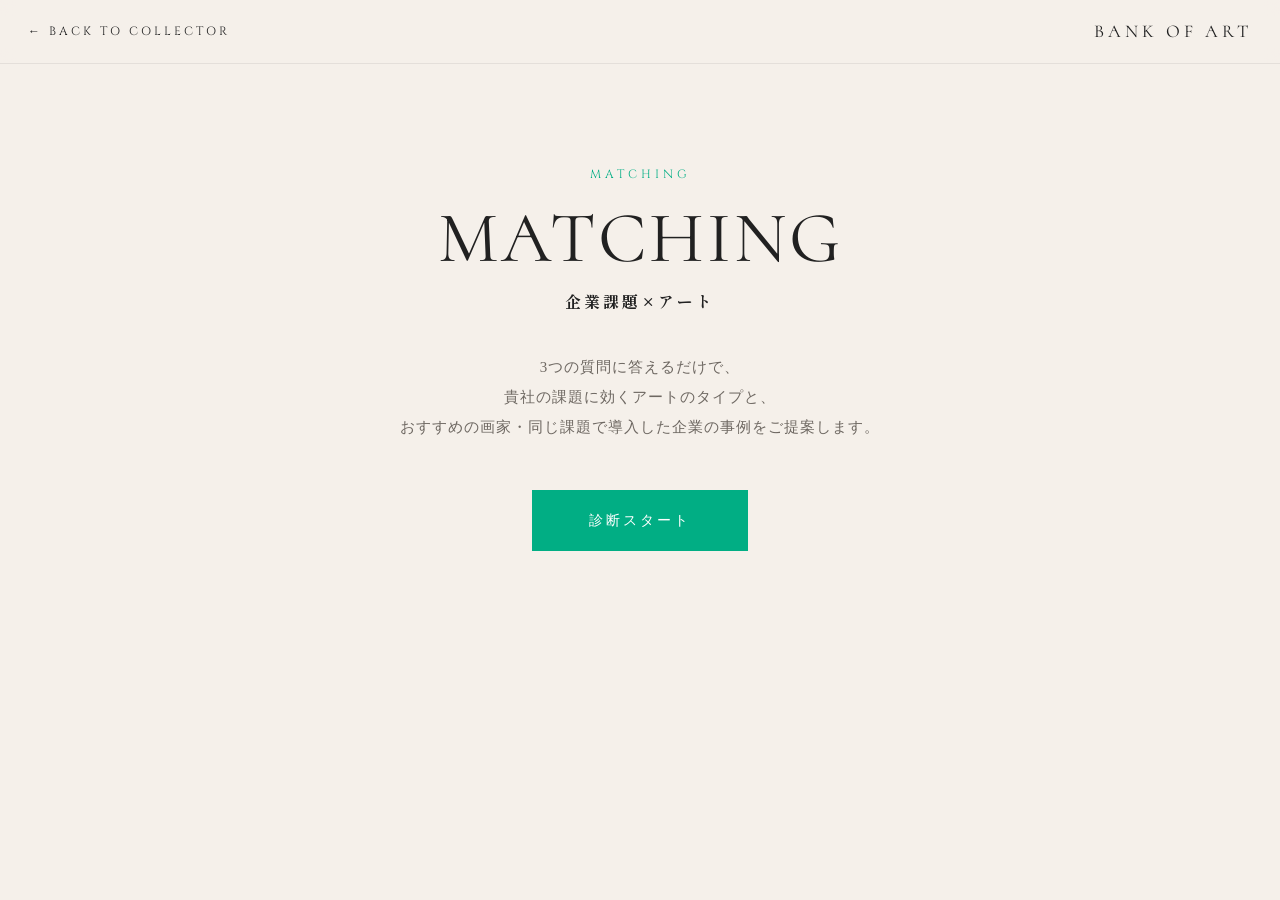
<file: mockups/matching-issue.html>
<!DOCTYPE html>
<html lang="ja">
<head>
<meta charset="UTF-8">
<meta name="viewport" content="width=device-width, initial-scale=1.0">
<title>MATCHING — 企業課題×アート — BANK OF ART</title>
<meta name="description" content="3つの質問でわかる、貴社の課題に効くアート診断。バンク・オブ・アート公式マッチング機能。">
<link rel="preconnect" href="https://fonts.googleapis.com">
<link rel="preconnect" href="https://fonts.gstatic.com" crossorigin>
<link href="https://fonts.googleapis.com/css2?family=Cormorant+SC:wght@400;500;700&family=Cinzel:wght@500;700&family=Shippori+Mincho+B1:wght@400;500;700;800&display=swap" rel="stylesheet">
<style>
:root {
  --brand: #01ae84;
  --brand-deep: #018c6a;
  --brand-soft: rgba(1,174,132,.08);
  --ink: #212121;
  --paper: #f5f0ea;
  --dark: #212121;
  --mid: #6e6862;
  --border: rgba(33,33,33,.18);
  --border-soft: rgba(33,33,33,.08);
}
* { box-sizing: border-box; margin: 0; padding: 0; }
html, body { font-family: 'Shippori Mincho B1', serif; color: var(--ink); background: var(--paper); line-height: 1.7; }
img { max-width: 100%; height: auto; display: block; }

.h-bar { position: sticky; top: 0; z-index: 100; background: rgba(245,240,234,.94); backdrop-filter: blur(8px); border-bottom: 1px solid var(--border-soft); height: 64px; display: flex; align-items: center; justify-content: space-between; padding: 0 28px; }
.h-back { font-family: 'Cinzel', serif; font-size: 12px; letter-spacing: 3px; color: var(--ink); text-decoration: none; }
.h-back:hover { color: var(--brand); }
.h-logo { font-family: 'Cormorant SC', serif; font-size: 18px; letter-spacing: 4px; color: var(--ink); text-decoration: none; }

.match-hero { padding: 100px 40px 80px; text-align: center; }
.match-hero-eyebrow { font-family: 'Cinzel', serif; font-size: 12px; letter-spacing: 4px; color: var(--brand); text-transform: uppercase; margin-bottom: 18px; }
.match-hero-title { font-family: 'Cormorant SC', serif; font-size: 72px; font-weight: 400; letter-spacing: 3px; line-height: 1; color: var(--ink); margin-bottom: 14px; }
.match-hero-ja { font-family: 'Shippori Mincho B1', serif; font-size: 16px; font-weight: 700; letter-spacing: 3px; color: var(--ink); margin-bottom: 36px; }
.match-hero-lead { max-width: 640px; margin: 0 auto 48px; font-size: 15px; line-height: 2; color: var(--mid); letter-spacing: 1px; }
.match-start-btn { display: inline-block; font-family: 'Cinzel', serif; font-size: 14px; letter-spacing: 3px; text-transform: uppercase; color: #fff; background: var(--brand); border: 1px solid var(--brand); padding: 20px 56px; cursor: pointer; transition: background .3s, border-color .3s; }
.match-start-btn:hover { background: var(--brand-deep); border-color: var(--brand-deep); }

.match-q-section { padding: 80px 24px 120px; max-width: 800px; margin: 0 auto; }
.match-progress { font-family: 'Cinzel', serif; font-size: 12px; letter-spacing: 3px; color: var(--brand); text-align: center; margin-bottom: 14px; }
.match-progress-bar { width: 100%; max-width: 600px; margin: 0 auto 48px; height: 3px; background: var(--border-soft); position: relative; }
.match-progress-fill { position: absolute; top: 0; left: 0; height: 100%; background: var(--brand); transition: width .4s ease; }
.match-q-title { font-family: 'Shippori Mincho B1', serif; font-size: 24px; font-weight: 700; letter-spacing: 2px; color: var(--ink); text-align: center; margin-bottom: 48px; line-height: 1.6; }
.match-options { display: flex; flex-direction: column; gap: 14px; }
.match-option { background: #fff; border: 1px solid var(--border); padding: 22px 28px; text-align: left; cursor: pointer; transition: border-color .25s, background .25s, transform .15s; font-family: 'Shippori Mincho B1', serif; font-size: 15px; line-height: 1.7; color: var(--ink); letter-spacing: 1px; }
.match-option:hover { border-color: var(--brand); background: var(--brand-soft); }
.match-option:active { transform: scale(0.99); }

.match-loading { padding: 160px 40px; text-align: center; }
.match-loading-spinner { width: 36px; height: 36px; border: 2px solid var(--border); border-top-color: var(--brand); border-radius: 50%; margin: 0 auto 24px; animation: spin 1s linear infinite; }
@keyframes spin { to { transform: rotate(360deg); } }
.match-loading-text { font-family: 'Shippori Mincho B1', serif; font-size: 15px; letter-spacing: 2px; color: var(--mid); }

.match-result { padding: 80px 24px 120px; max-width: 1000px; margin: 0 auto; }
.result-eyebrow { font-family: 'Cinzel', serif; font-size: 12px; letter-spacing: 4px; color: var(--brand); text-transform: uppercase; text-align: center; margin-bottom: 14px; }
.result-title { font-family: 'Shippori Mincho B1', serif; font-size: 28px; font-weight: 700; letter-spacing: 2px; color: var(--ink); text-align: center; margin-bottom: 60px; line-height: 1.6; }

.result-type { background: #fff; padding: 60px 48px; border: 1px solid var(--border-soft); margin-bottom: 60px; }
.result-type-name { font-family: 'Shippori Mincho B1', serif; font-size: 32px; font-weight: 700; letter-spacing: 3px; text-align: center; color: var(--brand); margin-bottom: 32px; line-height: 1.5; }
.result-type-desc { font-family: 'Shippori Mincho B1', serif; font-size: 15px; line-height: 2.1; color: var(--ink); letter-spacing: 1px; max-width: 720px; margin: 0 auto; }
.result-type-source { font-family: 'Shippori Mincho B1', serif; font-size: 11px; line-height: 1.8; color: var(--mid); letter-spacing: .5px; margin-top: 32px; padding-top: 24px; border-top: 1px solid var(--border-soft); max-width: 720px; margin-left: auto; margin-right: auto; }
.result-type-source a { color: var(--brand); text-decoration: none; border-bottom: 1px solid var(--brand-soft); }
.result-type-source a:hover { border-bottom-color: var(--brand); }

.result-sub-h { font-family: 'Cinzel', serif; font-size: 12px; letter-spacing: 4px; color: var(--brand); text-transform: uppercase; text-align: center; margin-bottom: 24px; }
.result-sub-list { display: grid; grid-template-columns: repeat(3, 1fr); gap: 18px; margin-bottom: 60px; }
.result-sub-card { background: #fff; padding: 0; border: 1px solid var(--border-soft); text-align: center; transition: border-color .25s, transform .25s; overflow: hidden; display: block; text-decoration: none; }
.result-sub-card:hover { border-color: var(--brand); transform: translateY(-4px); }
.result-sub-photo { width: 100%; aspect-ratio: 1 / 1; background-size: cover; background-position: center; display: flex; align-items: center; justify-content: center; }
.result-sub-photo-initial { font-family: 'Cormorant SC', serif; font-size: 56px; font-weight: 400; letter-spacing: 4px; color: rgba(255,255,255,.95); }
.result-sub-body { padding: 22px 18px 24px; }
.result-sub-name-en { font-family: 'Cormorant SC', serif; font-size: 22px; font-weight: 400; letter-spacing: 1px; color: var(--ink); margin-bottom: 4px; }
.result-sub-name-ja { font-family: 'Shippori Mincho B1', serif; font-size: 12px; font-weight: 700; letter-spacing: 2px; color: var(--brand); margin-bottom: 12px; }
.result-sub-theme { font-family: 'Shippori Mincho B1', serif; font-size: 11px; line-height: 1.6; color: var(--mid); margin-bottom: 14px; min-height: 36px; }
.result-sub-card a { font-family: 'Cinzel', serif; font-size: 10px; letter-spacing: 2px; color: var(--brand); text-decoration: none; }

.result-collector-h { font-family: 'Cinzel', serif; font-size: 12px; letter-spacing: 4px; color: var(--brand); text-transform: uppercase; text-align: center; margin-bottom: 6px; }
.result-collector-sub { font-family: 'Shippori Mincho B1', serif; font-size: 13px; text-align: center; color: var(--mid); margin-bottom: 24px; letter-spacing: 1px; }
.result-collector-list { display: grid; grid-template-columns: repeat(2, 1fr); gap: 16px; margin-bottom: 60px; }
.result-collector-card { background: #fff; padding: 0; border: 1px solid var(--border-soft); transition: border-color .25s; overflow: hidden; display: block; text-decoration: none; }
.result-collector-card:hover { border-color: var(--brand); }
.result-collector-photo { width: 100%; aspect-ratio: 16 / 9; background-size: cover; background-position: center; display: flex; align-items: center; justify-content: center; position: relative; }
.result-collector-photo-initial { font-family: 'Cormorant SC', serif; font-size: 32px; font-weight: 400; letter-spacing: 4px; color: rgba(255,255,255,.95); }
.result-collector-body { padding: 24px 28px 28px; }
.result-collector-tag { display: inline-block; font-family: 'Cinzel', serif; font-size: 10px; letter-spacing: 2px; color: var(--brand); border: 1px solid var(--brand); padding: 4px 10px; margin-bottom: 14px; }
.result-collector-name { font-family: 'Shippori Mincho B1', serif; font-size: 16px; font-weight: 700; color: var(--ink); margin-bottom: 8px; }
.result-collector-summary { font-family: 'Shippori Mincho B1', serif; font-size: 12px; line-height: 1.7; color: var(--mid); }
.result-collector-card a { display: inline-block; font-family: 'Cinzel', serif; font-size: 10px; letter-spacing: 2px; color: var(--brand); text-decoration: none; margin-top: 12px; }

.result-actions { display: flex; gap: 16px; justify-content: center; flex-wrap: wrap; }
.result-actions a, .result-actions button { font-family: 'Cinzel', serif; font-size: 13px; letter-spacing: 3px; text-transform: uppercase; padding: 16px 32px; text-decoration: none; cursor: pointer; transition: all .3s; background: transparent; }
.result-actions .is-secondary { color: var(--ink); border: 1px solid var(--ink); }
.result-actions .is-secondary:hover { background: var(--ink); color: #fff; }
.result-actions .is-primary { color: #fff; background: var(--brand); border: 1px solid var(--brand); }
.result-actions .is-primary:hover { background: var(--brand-deep); }

.match-screen { display: none; }
.match-screen.is-active { display: block; }

@media (max-width: 700px) {
  .match-hero { padding: 60px 20px 40px; }
  .match-hero-title { font-size: 44px; }
  .match-hero-ja { font-size: 13px; }
  .match-hero-lead { font-size: 13px; margin-bottom: 36px; }
  .match-start-btn { padding: 18px 36px; font-size: 13px; }
  .match-q-section { padding: 40px 16px 80px; }
  .match-q-title { font-size: 18px; margin-bottom: 32px; }
  .match-option { padding: 18px 20px; font-size: 14px; }
  .result-title { font-size: 20px; }
  .result-type { padding: 40px 24px; }
  .result-type-name { font-size: 22px; }
  .result-type-desc { font-size: 13px; line-height: 1.95; }
  .result-sub-list { grid-template-columns: 1fr; gap: 14px; }
  .result-sub-card { padding: 24px 18px; }
  .result-sub-theme { min-height: auto; }
  .result-collector-list { grid-template-columns: 1fr; gap: 12px; }
  .result-collector-body { padding: 20px 22px 24px; }
  .result-collector-photo-initial { font-size: 22px; }
  .result-sub-body { padding: 18px 14px 20px; }
  .result-sub-photo-initial { font-size: 44px; }
}
</style>
</head>
<body>

<header class="h-bar">
  <a href="collector.html" class="h-back">← BACK TO COLLECTOR</a>
  <a href="index.html" class="h-logo">BANK OF ART</a>
</header>

<!-- ━━━━━━ Screen 1: スタート ━━━━━━ -->
<section class="match-screen is-active" id="screen-start">
  <div class="match-hero">
    <div class="match-hero-eyebrow">Matching</div>
    <h1 class="match-hero-title">MATCHING</h1>
    <p class="match-hero-ja">企業課題×アート</p>
    <p class="match-hero-lead">
      3つの質問に答えるだけで、<br>
      貴社の課題に効くアートのタイプと、<br>
      おすすめの画家・同じ課題で導入した企業の事例をご提案します。
    </p>
    <button class="match-start-btn" id="start-btn">診断スタート</button>
  </div>
</section>

<!-- ━━━━━━ Screen 2: 質問 ━━━━━━ -->
<section class="match-screen" id="screen-question">
  <div class="match-q-section">
    <div class="match-progress" id="q-progress">QUESTION 1 / 3</div>
    <div class="match-progress-bar"><div class="match-progress-fill" id="q-progress-fill" style="width:33%;"></div></div>
    <h2 class="match-q-title" id="q-title">質問テキスト</h2>
    <div class="match-options" id="q-options"></div>
  </div>
</section>

<!-- ━━━━━━ Screen 3: ローディング ━━━━━━ -->
<section class="match-screen" id="screen-loading">
  <div class="match-loading">
    <div class="match-loading-spinner"></div>
    <p class="match-loading-text">貴社の課題に効くアートを探しています...</p>
  </div>
</section>

<!-- ━━━━━━ Screen 4: 結果 ━━━━━━ -->
<section class="match-screen" id="screen-result">
  <div class="match-result">
    <div class="result-eyebrow">Your Match</div>
    <h2 class="result-title">貴社の課題に効くのは</h2>

    <div class="result-type" id="result-type"></div>

    <div class="result-sub-h">おすすめの画家</div>
    <div class="result-sub-list" id="recommended-artists"></div>

    <div class="result-collector-h">Case Studies</div>
    <div class="result-collector-sub">同じ課題で導入した企業の声</div>
    <div class="result-collector-list" id="related-collectors"></div>

    <div class="result-actions">
      <button class="is-secondary" onclick="restart()">もう一度診断する</button>
      <a href="https://booking.receptionist.jp/5ade6c6d-ae6c-44d9-9921-000ad24af9f9/30min" target="_blank" class="is-primary">お問い合わせ</a>
    </div>
  </div>
</section>

<script>
(function(){
'use strict';

// ════════ 質問データ ════════
var QUESTIONS = [
  { id:'q1', text:'御社がいま、最も解決したい課題に近いのは？', weight:50, options:[
    { label:'社員の離職・モチベーション低下', tags:['活気','安心','心の豊かさ'], issue:'離職・モチベーション' },
    { label:'採用で他社と差をつけたい', tags:['個性','話題性','先進性'], issue:'採用・差別化' },
    { label:'取引先・来訪者への印象を強めたい', tags:['風格','話題性','信頼感'], issue:'取引先への印象' },
    { label:'経営理念が社員に浸透していない', tags:['物語性','求心力','共感'], issue:'理念浸透' },
    { label:'オフィス・店舗の空間が画一的で寂しい', tags:['彩り','安らぎ','個性'], issue:'空間の活性化' }
  ]},
  { id:'q2', text:'その課題について、特にどう感じていますか？', weight:30, options:[
    { label:'社内の空気を前向きに変えたい', tags:['活気','彩り','心の豊かさ'] },
    { label:'「らしさ」や独自性を打ち出したい', tags:['個性','物語性','先進性'] },
    { label:'落ち着き・信頼される雰囲気がほしい', tags:['風格','安心','信頼感'] },
    { label:'人の心に残る・語りたくなるものがほしい', tags:['話題性','物語性','求心力'] }
  ]},
  { id:'q3', text:'アートを飾る場所として考えているのは？', weight:20, options:[
    { label:'受付・エントランス', tags:['風格','話題性','信頼感'] },
    { label:'執務スペース・社員の働く場所', tags:['活気','安らぎ','心の豊かさ'] },
    { label:'会議室・応接室', tags:['風格','物語性','信頼感'] },
    { label:'店舗・顧客が訪れる空間', tags:['彩り','話題性','個性'] }
  ]}
];

// ════════ 効用タイプ ════════
var TYPES = [
  { id:'type1', name:'空間に活気を生むアート', tags:['活気','彩り','心の豊かさ'],
    desc:'色彩豊かで生命力のある作品は、働く人の視界に毎日入ることで、空間そのものの空気を前向きに変えていきます。社員が日々アートからエネルギーを受け取る環境は、職場への愛着を静かに育てます。',
    issues:['離職・モチベーション','空間の活性化'],
    sourceText:'経済産業省の報告書では、オフィスへのアート導入により「気分転換につながった」「オフィスが行きたい場所になった」といった声が報告されています。',
    sourceLink:'https://www.meti.go.jp/shingikai/mono_info_service/art_economic/20230704_report.html',
    sourceName:'アートと経済社会について考える研究会 報告書（2023）'
  },
  { id:'type2', name:'個性で差をつけるアート', tags:['個性','話題性','先進性'],
    desc:'唯一無二の表現を持つ作品は、「この会社は他と違う」という印象を訪れた人の記憶に残します。採用候補者や来訪者に、企業のセンスと先進性を言葉以上に伝えます。',
    issues:['採用・差別化'],
    sourceText:'経済産業省の報告書は、アートが企業のブランドイメージ形成や企業価値の向上につながり得ると指摘しています。',
    sourceLink:'https://www.meti.go.jp/shingikai/mono_info_service/art_economic/20230704_report.html',
    sourceName:'アートと経済社会について考える研究会 報告書（2023）'
  },
  { id:'type3', name:'風格と信頼を伝えるアート', tags:['風格','信頼感','安心'],
    desc:'落ち着いた佇まいと確かな技術に裏打ちされた作品は、空間に品格をもたらします。受付や応接室に置かれたとき、その企業の信頼性と成熟を静かに物語ります。',
    issues:['取引先への印象'],
    sourceText:'経済産業省の報告書は、アートの「社会的価値」のひとつとして、空間や組織への信頼形成への寄与を挙げています。',
    sourceLink:'https://www.meti.go.jp/shingikai/mono_info_service/art_economic/20230704_report.html',
    sourceName:'アートと経済社会について考える研究会 報告書（2023）'
  },
  { id:'type4', name:'物語で理念を語るアート', tags:['物語性','求心力','共感'],
    desc:'背景に明確な物語を持つ作品は、企業理念を語るきっかけになります。アーティストの生き方や作品の意味を社員と共有することで、言葉だけでは伝わらない理念が、日常の風景の中に根づいていきます。',
    issues:['理念浸透'],
    sourceText:'経済産業省の報告書では、社員がアートに接することが新たな発想や対話のきっかけになると報告されています。',
    sourceLink:'https://www.meti.go.jp/shingikai/mono_info_service/art_economic/20230704_report.html',
    sourceName:'アートと経済社会について考える研究会 報告書（2023）'
  },
  { id:'type5', name:'心に安らぎを与えるアート', tags:['安らぎ','安心','心の豊かさ'],
    desc:'自然や静謐をモチーフにした作品は、働く空間に呼吸の余白を生みます。視界に安らぎがあることは、社員の心理的な負荷をやわらげ、落ち着いて働ける環境づくりを支えます。',
    issues:['離職・モチベーション','空間の活性化'],
    sourceText:'WHOの報告書では、3000以上の研究の統合により、芸術が心身の健康の促進に役割を果たし得ることが示されています。',
    sourceLink:'https://www.ncbi.nlm.nih.gov/books/NBK553773/',
    sourceName:'WHO/Europe HENレポート No.67（2019）'
  }
];

// ════════ 効用タグ → アーティストタグ 対応表 ════════
var TAG_MAP = {
  '活気':['生命エネルギー','力強さ','POP'],
  '彩り':['POP','ポジティブ','実験'],
  '心の豊かさ':['癒し','救い','心の豊かさ'],
  '個性':['唯一無二','実験','突破'],
  '話題性':['ストリート','力強さ','唯一無二'],
  '先進性':['現代性','都市','実験'],
  '風格':['伝統','工芸','普遍性'],
  '信頼感':['静謐','伝統','普遍性'],
  '安心':['静謐','癒し','自然'],
  '物語性':['物語','国際','社会貢献'],
  '求心力':['希望','子供','つながり'],
  '共感':['つながり','家族','再生'],
  '安らぎ':['自然','植物','静謐']
};

// ════════ アーティスト（パーパス診断と共通の20名） ════════
var ARTISTS = [
  { id:'azuma',   nameEn:'AZUMA JUSEI', nameJa:'東樹生', theme:'ADRENALINE ART — 身体で叩き込む絵画', tags:['挑戦','突破','唯一無二','力強さ','格闘','生命エネルギー'] },
  { id:'bond',    nameEn:'TOMINAGA BOND', nameJa:'冨永ボンド', theme:'ツナガリ — ボンドで描く独自画法', tags:['つながり','コミュニティ','地域','DIY','偶然','唯一無二'] },
  { id:'chob',    nameEn:'CHOB-ONE', nameJa:'CHOB-ONE', theme:'グラフィティ × 社会批評', tags:['ストリート','社会批評','DIY','不条理','力強さ'] },
  { id:'dots',    nameEn:'DOTSCOLLECTIVE', nameJa:'dotscollective', theme:'ROCK × ART', tags:['DIY','バンドカルチャー','つながり','ストリート','POP'] },
  { id:'erika',   nameEn:'ERIKA', nameJa:'erika', theme:'世界のランドマーク', tags:['多様性','越境','若手'] },
  { id:'fuji',    nameEn:'FUJI RISAKO', nameJa:'藤理沙子', theme:'心を豊かにするパワー', tags:['再生','第二のキャリア','癒し','心の豊かさ','救い'] },
  { id:'gen',     nameEn:'GEN', nameJa:'玄', theme:'社会と希望のアート', tags:['社会貢献','貧困','SDGs','希望','子供'] },
  { id:'green',   nameEn:'GREEN IS BEAUTIFUL', nameJa:'GREEN IS BEAUTIFUL', theme:'POPで社会を語る', tags:['POP','ポジティブ','社会批評','家族','多様性'] },
  { id:'ito',     nameEn:'ITO SAKIHO', nameJa:'伊藤咲穂', theme:'錆和紙 — 自然と工芸', tags:['自然','サステナビリティ','伝統','工芸','探究'] },
  { id:'kathmi',  nameEn:'KATHMI', nameJa:'KATHMI', theme:'力強く自立した女性像', tags:['自立','エンパワー','力強さ','ストリート'] },
  { id:'kita',    nameEn:'KITA KAZUAKI', nameJa:'北和晃', theme:'幻想画 — 静謐と物語', tags:['物語','静謐','国際','探究'] },
  { id:'ookuma',  nameEn:'OKUMA SHINYA', nameJa:'大隈伸也', theme:'都市の複雑な美しさ', tags:['都市','突破','唯一無二','若手','現代性'] },
  { id:'olioli',  nameEn:'OLI OLI NOMI', nameJa:'OLI OLI のみ', theme:'WARP — 歪みの黄金比', tags:['偶然','転機','実験','ストリート','POP','現代性'] },
  { id:'saki',    nameEn:'SAKI', nameJa:'saki', theme:'絵は救い、光のような存在', tags:['自然','植物','救い','静謐','再生','心の豊かさ'] },
  { id:'shimoie', nameEn:'SHIMOIE ANJU', nameJa:'下家杏樹', theme:'日本画 — 線に刻む祖父の記憶', tags:['家族','継承','伝統','工芸','静謐'] },
  { id:'shin',    nameEn:'SHIN LI', nameJa:'シン リー', theme:'日中の架け橋', tags:['伝統','継承','国際','越境','工芸'] },
  { id:'tanaka',  nameEn:'TANAKA TAKUMA', nameJa:'田中拓馬', theme:'再起の物語', tags:['再生','第二のキャリア','挑戦','越境','国際','不条理'] },
  { id:'tiki',    nameEn:'TIKI', nameJa:'tiki', theme:'空の宝箱を持った子供たち', tags:['子供','希望','未来','SDGs','貧困','再生'] },
  { id:'shuhei',  nameEn:'TOMINAGA SHUHEI', nameJa:'富永周平', theme:'Who is that Hat?', tags:['国際','越境','物語','普遍性','唯一無二'] },
  { id:'kanou',   nameEn:'KANOU YOSHIMI', nameJa:'加納芳美', theme:'ミクストメディア', tags:['実験','童心','自然','第二のキャリア'] }
];

// 各アーティストにgrad/initialを付与
var ARTIST_VISUAL = {
  'azuma':   { grad:'linear-gradient(135deg,#2a2a2a 0%,#01ae84 100%)', initial:'AZ' },
  'bond':    { grad:'linear-gradient(135deg,#1a3a3a 0%,#88a8a8 100%)', initial:'BO' },
  'chob':    { grad:'linear-gradient(135deg,#222 0%,#dc4444 100%)', initial:'CH' },
  'dots':    { grad:'linear-gradient(135deg,#3a2a4a 0%,#01ae84 100%)', initial:'DO' },
  'erika':   { grad:'linear-gradient(135deg,#4a3a3a 0%,#e8b888 100%)', initial:'ER' },
  'fuji':    { grad:'linear-gradient(135deg,#3a3a4a 0%,#c8a8c8 100%)', initial:'FU' },
  'gen':     { grad:'linear-gradient(135deg,#2a3a2a 0%,#88a888 100%)', initial:'GE' },
  'green':   { grad:'linear-gradient(135deg,#1a4a3a 0%,#88c8a8 100%)', initial:'GI' },
  'ito':     { grad:'linear-gradient(135deg,#3a3a2a 0%,#c8b888 100%)', initial:'IT' },
  'kathmi':  { grad:'linear-gradient(135deg,#4a2a3a 0%,#c8a8b8 100%)', initial:'KA' },
  'kita':    { grad:'linear-gradient(135deg,#2a2a3a 0%,#7878a8 100%)', initial:'KI' },
  'ookuma':  { grad:'linear-gradient(135deg,#3a3a3a 0%,#a8a8a8 100%)', initial:'OK' },
  'olioli':  { grad:'linear-gradient(135deg,#3a4a4a 0%,#a8c8c8 100%)', initial:'OL' },
  'saki':    { grad:'linear-gradient(135deg,#2a3a3a 0%,#88a888 100%)', initial:'SA' },
  'shimoie': { grad:'linear-gradient(135deg,#2a2a3a 0%,#a888a8 100%)', initial:'SH' },
  'shin':    { grad:'linear-gradient(135deg,#3a2a2a 0%,#c88888 100%)', initial:'SL' },
  'tanaka':  { grad:'linear-gradient(135deg,#3a3a3a 0%,#88a8a8 100%)', initial:'TA' },
  'tiki':    { grad:'linear-gradient(135deg,#2a3a4a 0%,#88a8c8 100%)', initial:'TI' },
  'shuhei':  { grad:'linear-gradient(135deg,#3a2a3a 0%,#a888c8 100%)', initial:'TS' },
  'kanou':   { grad:'linear-gradient(135deg,#3a3a3a 0%,#888 100%)', initial:'KA' }
};
ARTISTS.forEach(function(a){
  var v = ARTIST_VISUAL[a.id] || { grad:'linear-gradient(135deg,#333,#666)', initial:'?' };
  a.grad = v.grad;
  a.initial = v.initial;
  a.photo = '';
});

// ════════ コレクター記事サンプル（実装時はCMSから取得） ════════
var COLLECTORS = [
  { id:'meiwa', name:'明和不動産', issueTag:'離職・モチベーション', summary:'執務スペースに彩り豊かな作品を導入。社員から「気分転換になる」「打合せの会話のきっかけになる」との声が増えた。', photo:'', grad:'linear-gradient(135deg,#2a3a3a 0%,#88a8a8 100%)', initial:'MEIWA' },
  { id:'startup_a', name:'スタートアップ企業A', issueTag:'採用・差別化', summary:'エントランスに唯一無二の大型作品を設置。採用面接で「会社の雰囲気が伝わる」と候補者から高評価。', photo:'', grad:'linear-gradient(135deg,#3a2a4a 0%,#a888c8 100%)', initial:'STARTUP' },
  { id:'law_firm', name:'某法律事務所', issueTag:'取引先への印象', summary:'応接室に伝統工芸を取り入れた作品を導入。クライアントから「落ち着いて話せる空間」と好評。', photo:'', grad:'linear-gradient(135deg,#3a3a2a 0%,#c8b888 100%)', initial:'LAW' },
  { id:'manufacturer', name:'某メーカー', issueTag:'理念浸透', summary:'企業理念を体現する物語性のある作品を社内各所に。社員が来客に作品を紹介することで理念の対話が増えた。', photo:'', grad:'linear-gradient(135deg,#2a2a3a 0%,#7878a8 100%)', initial:'MAKER' },
  { id:'office_b', name:'デザイン会社B', issueTag:'空間の活性化', summary:'画一的だったオフィスに自然をモチーフとした作品を点在配置。空間に呼吸の余白が生まれた。', photo:'', grad:'linear-gradient(135deg,#2a3a2a 0%,#88a888 100%)', initial:'DESIGN' },
  { id:'retail_c', name:'小売店C', issueTag:'空間の活性化', summary:'店舗に彩りある作品を配置。SNSでの口コミが増え、来店動機が広がった。', photo:'', grad:'linear-gradient(135deg,#4a3a3a 0%,#e8b888 100%)', initial:'RETAIL' }
];

var currentQ = 0;
var answers = [];

function showScreen(id) {
  document.querySelectorAll('.match-screen').forEach(function(s){
    s.classList.toggle('is-active', s.id === id);
  });
  window.scrollTo({ top: 0, behavior: 'smooth' });
}

document.getElementById('start-btn').addEventListener('click', function(){
  currentQ = 0; answers = [];
  showQuestion(0);
  showScreen('screen-question');
});

function showQuestion(idx) {
  var q = QUESTIONS[idx];
  document.getElementById('q-progress').textContent = 'QUESTION ' + (idx + 1) + ' / ' + QUESTIONS.length;
  document.getElementById('q-progress-fill').style.width = ((idx + 1) / QUESTIONS.length * 100) + '%';
  document.getElementById('q-title').textContent = q.text;
  var optsEl = document.getElementById('q-options');
  optsEl.innerHTML = '';
  q.options.forEach(function(opt, oi){
    var btn = document.createElement('button');
    btn.className = 'match-option';
    btn.textContent = opt.label;
    btn.addEventListener('click', function(){ selectOption(idx, oi); });
    optsEl.appendChild(btn);
  });
}

function selectOption(qIdx, optIdx) {
  var q = QUESTIONS[qIdx];
  answers.push({ qIdx:qIdx, optIdx:optIdx, tags:q.options[optIdx].tags, weight:q.weight, issue:q.options[optIdx].issue || null });
  if (qIdx + 1 < QUESTIONS.length) {
    showQuestion(qIdx + 1);
  } else {
    showScreen('screen-loading');
    setTimeout(function(){ showResult(); }, 1400);
  }
}

function showResult() {
  // 効用タイプのスコア計算
  var typedScored = TYPES.map(function(type){
    var score = 0;
    answers.forEach(function(ans){
      ans.tags.forEach(function(tag){
        if (type.tags.indexOf(tag) !== -1) score += ans.weight;
      });
    });
    var q1Match = false;
    if (answers[0]) {
      answers[0].tags.forEach(function(tag){
        if (type.tags.indexOf(tag) !== -1) q1Match = true;
      });
    }
    return { type:type, score:score, q1Match:q1Match };
  });
  typedScored.sort(function(a,b){
    if (b.score !== a.score) return b.score - a.score;
    if (b.q1Match && !a.q1Match) return 1;
    if (a.q1Match && !b.q1Match) return -1;
    return 0;
  });
  var mainType = typedScored[0].type;

  // 効用タイプ→アーティストタグ→アーティストスコア
  var artistTags = [];
  mainType.tags.forEach(function(t){
    if (TAG_MAP[t]) artistTags = artistTags.concat(TAG_MAP[t]);
  });
  var artistScored = ARTISTS.map(function(a){
    var score = 0;
    artistTags.forEach(function(tag){
      if (a.tags.indexOf(tag) !== -1) score += 1;
    });
    return { artist:a, score:score };
  });
  artistScored.sort(function(a,b){ return b.score - a.score; });
  var topArtists = artistScored.slice(0, 3).map(function(x){ return x.artist; });

  // コレクター記事：効用タイプの対象課題に該当するもの
  var relatedCollectors = COLLECTORS.filter(function(c){
    return mainType.issues.indexOf(c.issueTag) !== -1;
  }).slice(0, 3);

  // 効用タイプ表示
  document.getElementById('result-type').innerHTML =
    '<div class="result-type-name">' + mainType.name + '</div>' +
    '<div class="result-type-desc">' + mainType.desc + '</div>' +
    '<div class="result-type-source">※ ' + mainType.sourceText + '<br>出典：<a href="' + mainType.sourceLink + '" target="_blank" rel="noopener">' + mainType.sourceName + '</a></div>';

  // アーティスト3名
  document.getElementById('recommended-artists').innerHTML = topArtists.map(function(a){
    var photoStyle = a.photo
      ? 'background-image:url(' + a.photo + ');'
      : 'background:' + a.grad + ';';
    var photoInner = a.photo ? '' : '<span class="result-sub-photo-initial">' + a.initial + '</span>';
    return '<a href="artist-single.html" class="result-sub-card">' +
      '<div class="result-sub-photo" style="' + photoStyle + '">' + photoInner + '</div>' +
      '<div class="result-sub-body">' +
        '<div class="result-sub-name-en">' + a.nameEn + '</div>' +
        '<div class="result-sub-name-ja">' + a.nameJa + '</div>' +
        '<div class="result-sub-theme">' + a.theme + '</div>' +
      '</div>' +
      '</a>';
  }).join('');

  // コレクター記事
  if (relatedCollectors.length === 0) {
    document.getElementById('related-collectors').innerHTML = '<p style="text-align:center;color:var(--mid);font-size:13px;grid-column:1/-1;padding:32px 0;">関連する導入事例は近日公開予定です。</p>';
  } else {
    document.getElementById('related-collectors').innerHTML = relatedCollectors.map(function(c){
      var photoStyle = c.photo
        ? 'background-image:url(' + c.photo + ');'
        : 'background:' + c.grad + ';';
      var photoInner = c.photo ? '' : '<span class="result-collector-photo-initial">' + c.initial + '</span>';
      return '<a href="collector-single.html" class="result-collector-card">' +
        '<div class="result-collector-photo" style="' + photoStyle + '">' + photoInner + '</div>' +
        '<div class="result-collector-body">' +
          '<div class="result-collector-tag">' + c.issueTag + '</div>' +
          '<div class="result-collector-name">' + c.name + '</div>' +
          '<div class="result-collector-summary">' + c.summary + '</div>' +
        '</div>' +
        '</a>';
    }).join('');
  }

  showScreen('screen-result');
}

window.restart = function() {
  currentQ = 0; answers = [];
  showScreen('screen-start');
};

})();
</script>

</body>
</html>
</file>
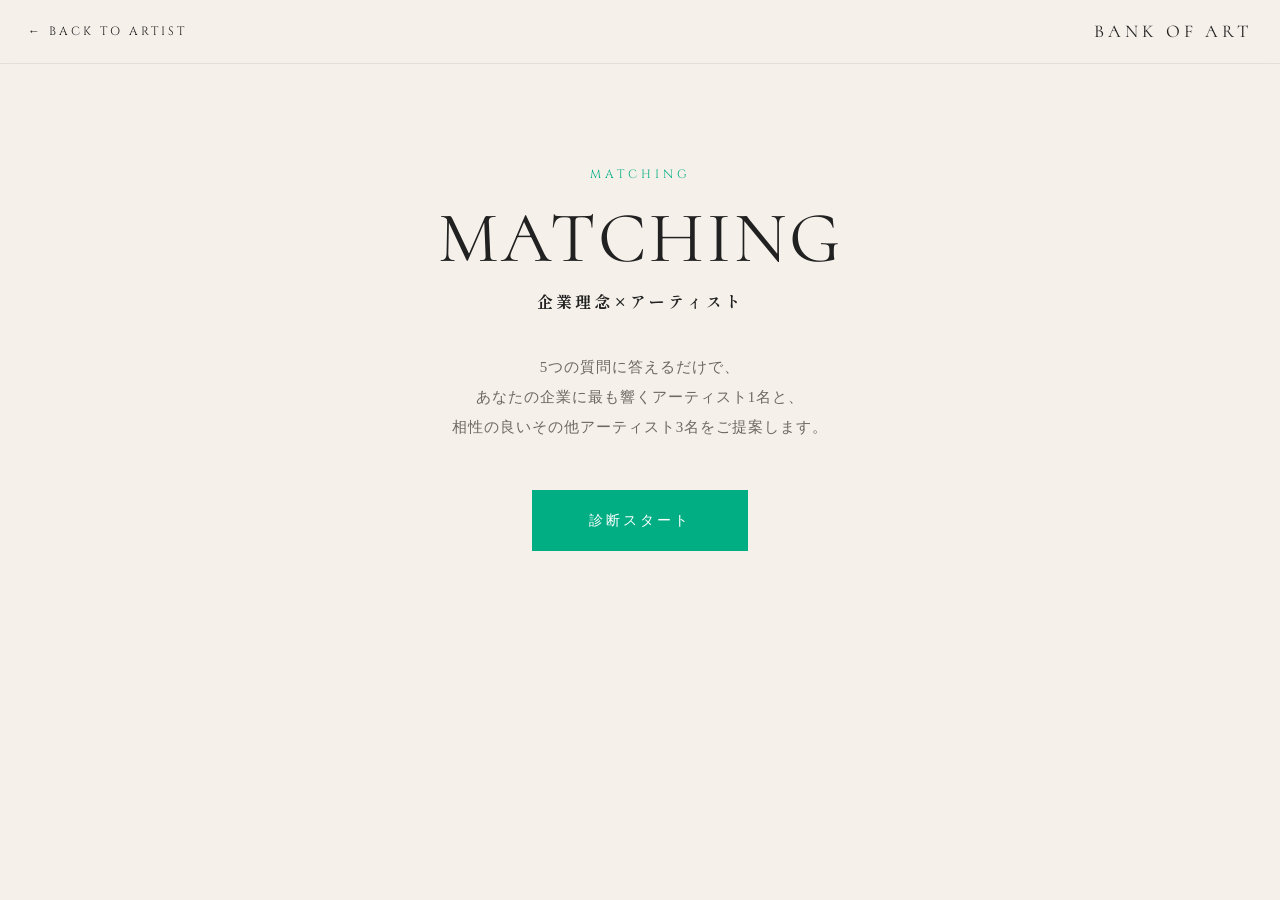
<file: mockups/matching-purpose.html>
<!DOCTYPE html>
<html lang="ja">
<head>
<meta charset="UTF-8">
<meta name="viewport" content="width=device-width, initial-scale=1.0">
<title>MATCHING — 企業理念×アーティスト — BANK OF ART</title>
<meta name="description" content="5つの質問でわかる、あなたの企業に響くアーティスト診断。バンク・オブ・アート公式マッチング機能。">
<link rel="preconnect" href="https://fonts.googleapis.com">
<link rel="preconnect" href="https://fonts.gstatic.com" crossorigin>
<link href="https://fonts.googleapis.com/css2?family=Cormorant+SC:wght@400;500;700&family=Cinzel:wght@500;700&family=Shippori+Mincho+B1:wght@400;500;700;800&display=swap" rel="stylesheet">
<style>
:root {
  --brand: #01ae84;
  --brand-deep: #018c6a;
  --brand-soft: rgba(1,174,132,.08);
  --ink: #212121;
  --paper: #f5f0ea;
  --dark: #212121;
  --mid: #6e6862;
  --border: rgba(33,33,33,.18);
  --border-soft: rgba(33,33,33,.08);
}
* { box-sizing: border-box; margin: 0; padding: 0; }
html, body { font-family: 'Shippori Mincho B1', serif; color: var(--ink); background: var(--paper); line-height: 1.7; }
img { max-width: 100%; height: auto; display: block; }

/* ── ヘッダー（簡略版） ── */
.h-bar { position: sticky; top: 0; z-index: 100; background: rgba(245,240,234,.94); backdrop-filter: blur(8px); border-bottom: 1px solid var(--border-soft); height: 64px; display: flex; align-items: center; justify-content: space-between; padding: 0 28px; }
.h-back { font-family: 'Cinzel', serif; font-size: 12px; letter-spacing: 3px; color: var(--ink); text-decoration: none; }
.h-back:hover { color: var(--brand); }
.h-logo { font-family: 'Cormorant SC', serif; font-size: 18px; letter-spacing: 4px; color: var(--ink); text-decoration: none; }

/* ── ヒーロー ── */
.match-hero { padding: 100px 40px 80px; text-align: center; }
.match-hero-eyebrow { font-family: 'Cinzel', serif; font-size: 12px; letter-spacing: 4px; color: var(--brand); text-transform: uppercase; margin-bottom: 18px; }
.match-hero-title { font-family: 'Cormorant SC', serif; font-size: 72px; font-weight: 400; letter-spacing: 3px; line-height: 1; color: var(--ink); margin-bottom: 14px; }
.match-hero-ja { font-family: 'Shippori Mincho B1', serif; font-size: 16px; font-weight: 700; letter-spacing: 3px; color: var(--ink); margin-bottom: 36px; }
.match-hero-lead { max-width: 640px; margin: 0 auto 48px; font-size: 15px; line-height: 2; color: var(--mid); letter-spacing: 1px; }
.match-start-btn { display: inline-block; font-family: 'Cinzel', serif; font-size: 14px; letter-spacing: 3px; text-transform: uppercase; color: #fff; background: var(--brand); border: 1px solid var(--brand); padding: 20px 56px; cursor: pointer; transition: background .3s, border-color .3s; }
.match-start-btn:hover { background: var(--brand-deep); border-color: var(--brand-deep); }

/* ── 質問エリア ── */
.match-q-section { padding: 80px 24px 120px; max-width: 800px; margin: 0 auto; }
.match-progress { font-family: 'Cinzel', serif; font-size: 12px; letter-spacing: 3px; color: var(--brand); text-align: center; margin-bottom: 14px; }
.match-progress-bar { width: 100%; max-width: 600px; margin: 0 auto 48px; height: 3px; background: var(--border-soft); position: relative; }
.match-progress-fill { position: absolute; top: 0; left: 0; height: 100%; background: var(--brand); transition: width .4s ease; }
.match-q-title { font-family: 'Shippori Mincho B1', serif; font-size: 24px; font-weight: 700; letter-spacing: 2px; color: var(--ink); text-align: center; margin-bottom: 48px; line-height: 1.6; }
.match-options { display: flex; flex-direction: column; gap: 14px; }
.match-option { background: #fff; border: 1px solid var(--border); padding: 22px 28px; text-align: left; cursor: pointer; transition: border-color .25s, background .25s, transform .15s; font-family: 'Shippori Mincho B1', serif; font-size: 15px; line-height: 1.7; color: var(--ink); letter-spacing: 1px; }
.match-option:hover { border-color: var(--brand); background: var(--brand-soft); }
.match-option:active { transform: scale(0.99); }

/* ── ローディング ── */
.match-loading { padding: 160px 40px; text-align: center; }
.match-loading-spinner { width: 36px; height: 36px; border: 2px solid var(--border); border-top-color: var(--brand); border-radius: 50%; margin: 0 auto 24px; animation: spin 1s linear infinite; }
@keyframes spin { to { transform: rotate(360deg); } }
.match-loading-text { font-family: 'Shippori Mincho B1', serif; font-size: 15px; letter-spacing: 2px; color: var(--mid); }

/* ── 結果画面 ── */
.match-result { padding: 80px 24px 120px; max-width: 1000px; margin: 0 auto; }
.result-eyebrow { font-family: 'Cinzel', serif; font-size: 12px; letter-spacing: 4px; color: var(--brand); text-transform: uppercase; text-align: center; margin-bottom: 14px; }
.result-title { font-family: 'Shippori Mincho B1', serif; font-size: 28px; font-weight: 700; letter-spacing: 2px; color: var(--ink); text-align: center; margin-bottom: 60px; line-height: 1.6; }

.result-main { background: #fff; padding: 0; border: 1px solid var(--border-soft); margin-bottom: 60px; overflow: hidden; }
.result-main-photo { width: 100%; aspect-ratio: 3 / 2; background-size: cover; background-position: center; position: relative; display: flex; align-items: center; justify-content: center; }
.result-main-photo-initial { font-family: 'Cormorant SC', serif; font-size: 120px; font-weight: 400; letter-spacing: 8px; color: rgba(255,255,255,.95); }
.result-main-body { padding: 48px 48px 60px; }
.result-main-name-en { font-family: 'Cormorant SC', serif; font-size: 48px; font-weight: 400; letter-spacing: 2px; text-align: center; color: var(--ink); margin-bottom: 8px; }
.result-main-name-ja { font-family: 'Shippori Mincho B1', serif; font-size: 18px; font-weight: 700; letter-spacing: 3px; text-align: center; color: var(--brand); margin-bottom: 36px; }
.result-main-theme { font-family: 'Shippori Mincho B1', serif; font-size: 14px; font-style: normal; color: var(--mid); text-align: center; margin-bottom: 32px; letter-spacing: 1px; }
.result-main-message { font-family: 'Shippori Mincho B1', serif; font-size: 15px; line-height: 2.1; color: var(--ink); letter-spacing: 1px; max-width: 720px; margin: 0 auto 36px; }
.result-main-cta { text-align: center; }
.result-main-cta a { display: inline-block; font-family: 'Cinzel', serif; font-size: 13px; letter-spacing: 3px; text-transform: uppercase; color: var(--ink); background: transparent; border: 1px solid var(--ink); padding: 14px 36px; text-decoration: none; transition: background .3s, color .3s; }
.result-main-cta a:hover { background: var(--ink); color: #fff; }

.result-sub-h { font-family: 'Cinzel', serif; font-size: 12px; letter-spacing: 4px; color: var(--brand); text-transform: uppercase; text-align: center; margin-bottom: 24px; }
.result-sub-list { display: grid; grid-template-columns: repeat(3, 1fr); gap: 18px; margin-bottom: 60px; }
.result-sub-card { background: #fff; padding: 0; border: 1px solid var(--border-soft); text-align: center; transition: border-color .25s, transform .25s; overflow: hidden; display: block; text-decoration: none; }
.result-sub-card:hover { border-color: var(--brand); transform: translateY(-4px); }
.result-sub-photo { width: 100%; aspect-ratio: 1 / 1; background-size: cover; background-position: center; display: flex; align-items: center; justify-content: center; }
.result-sub-photo-initial { font-family: 'Cormorant SC', serif; font-size: 56px; font-weight: 400; letter-spacing: 4px; color: rgba(255,255,255,.95); }
.result-sub-body { padding: 22px 18px 24px; }
.result-sub-name-en { font-family: 'Cormorant SC', serif; font-size: 22px; font-weight: 400; letter-spacing: 1px; color: var(--ink); margin-bottom: 4px; }
.result-sub-name-ja { font-family: 'Shippori Mincho B1', serif; font-size: 12px; font-weight: 700; letter-spacing: 2px; color: var(--brand); margin-bottom: 12px; }
.result-sub-theme { font-family: 'Shippori Mincho B1', serif; font-size: 11px; line-height: 1.6; color: var(--mid); margin-bottom: 14px; min-height: 36px; }
.result-sub-card a { font-family: 'Cinzel', serif; font-size: 10px; letter-spacing: 2px; color: var(--brand); text-decoration: none; }

.result-actions { display: flex; gap: 16px; justify-content: center; flex-wrap: wrap; }
.result-actions a, .result-actions button { font-family: 'Cinzel', serif; font-size: 13px; letter-spacing: 3px; text-transform: uppercase; padding: 16px 32px; text-decoration: none; cursor: pointer; transition: all .3s; background: transparent; }
.result-actions .is-secondary { color: var(--ink); border: 1px solid var(--ink); }
.result-actions .is-secondary:hover { background: var(--ink); color: #fff; }
.result-actions .is-primary { color: #fff; background: var(--brand); border: 1px solid var(--brand); }
.result-actions .is-primary:hover { background: var(--brand-deep); }

/* 切替 */
.match-screen { display: none; }
.match-screen.is-active { display: block; }

@media (max-width: 700px) {
  .match-hero { padding: 60px 20px 40px; }
  .match-hero-title { font-size: 44px; }
  .match-hero-ja { font-size: 13px; }
  .match-hero-lead { font-size: 13px; margin-bottom: 36px; }
  .match-start-btn { padding: 18px 36px; font-size: 13px; }
  .match-q-section { padding: 40px 16px 80px; }
  .match-q-title { font-size: 18px; margin-bottom: 32px; }
  .match-option { padding: 18px 20px; font-size: 14px; }
  .result-title { font-size: 20px; }
  .result-main-body { padding: 32px 24px 40px; }
  .result-main-photo-initial { font-size: 72px; }
  .result-main-name-en { font-size: 36px; }
  .result-sub-body { padding: 18px 14px 20px; }
  .result-sub-photo-initial { font-size: 44px; }
  .result-main-name-ja { font-size: 15px; }
  .result-main-message { font-size: 13px; line-height: 1.95; }
  .result-sub-list { grid-template-columns: 1fr; gap: 14px; }
  .result-sub-card { padding: 24px 18px; }
  .result-sub-theme { min-height: auto; }
}
</style>
</head>
<body>

<header class="h-bar">
  <a href="artist.html" class="h-back">← BACK TO ARTIST</a>
  <a href="index.html" class="h-logo">BANK OF ART</a>
</header>

<!-- ━━━━━━ Screen 1: スタート ━━━━━━ -->
<section class="match-screen is-active" id="screen-start">
  <div class="match-hero">
    <div class="match-hero-eyebrow">Matching</div>
    <h1 class="match-hero-title">MATCHING</h1>
    <p class="match-hero-ja">企業理念×アーティスト</p>
    <p class="match-hero-lead">
      5つの質問に答えるだけで、<br>
      あなたの企業に最も響くアーティスト1名と、<br>
      相性の良いその他アーティスト3名をご提案します。
    </p>
    <button class="match-start-btn" id="start-btn">診断スタート</button>
  </div>
</section>

<!-- ━━━━━━ Screen 2: 質問 ━━━━━━ -->
<section class="match-screen" id="screen-question">
  <div class="match-q-section">
    <div class="match-progress" id="q-progress">QUESTION 1 / 5</div>
    <div class="match-progress-bar"><div class="match-progress-fill" id="q-progress-fill" style="width:20%;"></div></div>
    <h2 class="match-q-title" id="q-title">質問テキスト</h2>
    <div class="match-options" id="q-options"></div>
  </div>
</section>

<!-- ━━━━━━ Screen 3: ローディング ━━━━━━ -->
<section class="match-screen" id="screen-loading">
  <div class="match-loading">
    <div class="match-loading-spinner"></div>
    <p class="match-loading-text">あなたの価値観を読み解いています...</p>
  </div>
</section>

<!-- ━━━━━━ Screen 4: 結果 ━━━━━━ -->
<section class="match-screen" id="screen-result">
  <div class="match-result">
    <div class="result-eyebrow">Your Match</div>
    <h2 class="result-title">あなたに最も響くアーティスト</h2>

    <div class="result-main" id="main-artist"></div>

    <div class="result-sub-h">その他のおすすめアーティスト</div>
    <div class="result-sub-list" id="sub-artists"></div>

    <div class="result-actions">
      <button class="is-secondary" onclick="restart()">もう一度診断する</button>
      <a href="https://booking.receptionist.jp/5ade6c6d-ae6c-44d9-9921-000ad24af9f9/30min" target="_blank" class="is-primary">問い合わせる</a>
    </div>
  </div>
</section>

<script>
(function(){
'use strict';

// ════════ 質問データ ════════
var QUESTIONS = [
  { id: 'q1', text: '御社が事業を通じて、最も大切にしているのは？', weight: 30, options: [
    { label: '人と人とのつながりを生むこと', tags: ['つながり','コミュニティ','地域'] },
    { label: '何かに挑み、新しい価値を生むこと', tags: ['挑戦','突破','唯一無二'] },
    { label: '困っている人や社会課題に向き合うこと', tags: ['社会貢献','貧困','SDGs'] },
    { label: '伝統や文化を受け継ぎ、発展させること', tags: ['伝統','継承','工芸'] },
    { label: '美しさや心の豊かさを届けること', tags: ['癒し','心の豊かさ','救い'] }
  ]},
  { id: 'q2', text: '御社が事業を続けてきた中で、最も誇りに思う瞬間に近いのは？', weight: 20, options: [
    { label: '困難を乗り越えて、再び立ち上がれた時', tags: ['再生','リカバリー','第二のキャリア'] },
    { label: '大切にしてきた価値を、次の世代に渡せた時', tags: ['家族','継承','伝統'] },
    { label: '国境や文化を超えて、誰かと繋がれた時', tags: ['国際','越境','多文化'] },
    { label: '思いがけない出会いが、新しい扉を開いた時', tags: ['偶然','転機','実験'] },
    { label: '言うべきことを、ちゃんと言えた時', tags: ['社会批評','不条理','メッセージ'] }
  ]},
  { id: 'q3', text: '御社が将来、どんな未来を作りたいか？', weight: 20, options: [
    { label: '子供たちが希望を持てる社会', tags: ['子供','希望','未来'] },
    { label: '多様な価値観が共存する社会', tags: ['多様性','越境','POP'] },
    { label: '自然と調和した持続可能な社会', tags: ['自然','サステナビリティ','植物'] },
    { label: '一人ひとりが自分らしく輝く社会', tags: ['自立','エンパワー','唯一無二'] },
    { label: '過去と未来が繋がる文化的な社会', tags: ['伝統','文化','普遍性'] }
  ]},
  { id: 'q4', text: '御社の社風・カルチャーに近いのは？', weight: 15, options: [
    { label: '熱量高く、勢いで突き進む', tags: ['力強さ','格闘','生命エネルギー'] },
    { label: 'じっくり、丁寧に積み上げる', tags: ['静謐','工芸','継承'] },
    { label: '自由でDIYな精神', tags: ['DIY','ストリート','バンドカルチャー'] },
    { label: 'グローバル・国際志向', tags: ['国際','越境'] },
    { label: 'アカデミック・知的探究', tags: ['知性','構造','探究'] }
  ]},
  { id: 'q5', text: 'オフィスや店舗に飾る作品で重視するのは？', weight: 10, options: [
    { label: '来訪者の話題になるインパクト', tags: ['力強さ','唯一無二','挑戦'] },
    { label: '落ち着きと安心感を与える存在感', tags: ['静謐','癒し','心の豊かさ'] },
    { label: '社員が日々元気をもらえるエネルギー', tags: ['ポジティブ','生命エネルギー','POP'] },
    { label: '哲学・思想を感じられる深さ', tags: ['探究','普遍性','物語'] }
  ]}
];

// ════════ アーティストマスター ════════
var ARTISTS = [
  { id:'azuma',   nameEn:'AZUMA JUSEI', nameJa:'東樹生', theme:'ADRENALINE ART — 身体で叩き込む絵画', tags:['挑戦','突破','唯一無二','力強さ','格闘','生命エネルギー'], message:'神戸芸術工科大学で学んだ東は、絵筆を捨て、身体に絵具を塗布して拳・頭突き・蹴りをキャンバスに叩き込む「ADRENALINE ART」を生み出しました。「表現は命をかけた戦い」と定義する彼の作品は、新しい価値を生み出そうとする御社の姿勢と深く響き合います。', photo:'', grad:'linear-gradient(135deg,#2a2a2a 0%,#01ae84 100%)', initial:'AZ', works:['linear-gradient(135deg,#3a3a3a 0%,#dc4444 100%)','linear-gradient(135deg,#1a3a3a 0%,#01ae84 100%)','linear-gradient(135deg,#4a2a2a 0%,#222222 100%)'] },
  { id:'bond',    nameEn:'TOMINAGA BOND', nameJa:'冨永ボンド', theme:'ツナガリ（BOND）— ボンドで描く独自画法', tags:['つながり','コミュニティ','地域','DIY','偶然','唯一無二'], message:'2009年、福岡の音楽イベントで偶然ボンドで絵を描いた瞬間から、彼は「人と人・人とアートをつなぐ」ライブアートに人生を捧げてきました。佐賀県多久市の過疎地に500坪の活動拠点を構え、20,000人以上にボンドアートを体験させた彼の歩みは、コミュニティを大切にする御社のパーパスと響き合います。' },
  { id:'chob',    nameEn:'CHOB-ONE', nameJa:'CHOB-ONE', theme:'グラフィティ × 社会批評', tags:['ストリート','社会批評','DIY','不条理','力強さ'], message:'18歳でストリートアートに快楽を覚え、20歳で「誰にも縛られない自己満足な集団」S.S.CREWを結成。B\'zから東方神起、AAAまで著名アーティストのARTWORKを手がけながら、「真実を語る少女」シリーズで現代社会への鋭い問いかけを続けています。' },
  { id:'dots',    nameEn:'DOTSCOLLECTIVE', nameJa:'dotscollective', theme:'ROCK × ART — 札幌バンドユニット', tags:['DIY','バンドカルチャー','つながり','ストリート','POP'], message:'札幌のロックバンドNOISEMAKERのメンバーAGとHIDEが、長年のバンドマーチデザインのキャリアから生み出した別プロジェクト。「すべての点が結ばれることを願う」というコンセプトは、コミュニティと創造の自由を重んじる御社のカルチャーと共鳴します。' },
  { id:'erika',   nameEn:'ERIKA', nameJa:'erika', theme:'世界のランドマーク — Z series', tags:['多様性','越境','若手'], message:'慶應義塾大学在学中の若手作家erikaが描く「Z」シリーズ。グランドキャニオン、厳島神社、サントリーニ、タージマハル — 世界各地のランドマークを切り取る彼女の作品は、グローバルな視野を持つ御社の空間に、開かれた感性をもたらします。' },
  { id:'fuji',    nameEn:'FUJI RISAKO', nameJa:'藤理沙子', theme:'心を豊かにするパワー', tags:['再生','第二のキャリア','癒し','心の豊かさ','救い'], message:'工学院大学卒業後にメーカーへ就職するも、アイデンティティが失われていく感覚に苦しみ精神を崩した彼女は、「アートは心を豊かにするパワーがある」と信じ、4年勤めた会社を辞めてアーティストの道へ。「人の世界が輝いて見えるような作品」を届けたいという思いは、御社のパーパスと深く響き合います。' },
  { id:'gen',     nameEn:'GEN', nameJa:'玄', theme:'社会と希望のアート', tags:['社会貢献','貧困','SDGs','希望','子供'], message:'20歳でヨーロッパの巨匠の絵に感動する鑑賞者を見て「自己満足な創作」を恥じ、「これからは誰かのために描きたい」と決意。ネパール・セブ島でアート街プロジェクトを主催し、長坂真護氏に住み込み修行した彼の作品は、社会課題に向き合う御社の姿勢と響き合います。' },
  { id:'green',   nameEn:'GREEN IS BEAUTIFUL', nameJa:'GREEN IS BEAUTIFUL', theme:'POPで社会を語る', tags:['POP','ポジティブ','社会批評','家族','多様性'], message:'グラフィックデザイナーの父・油彩画家の母のもとに生まれ、社会的メッセージを「悲観的にではなくPOPアートでアウトプットする」というスタンスを貫く彼の作品は、明るく前向きに価値を発信したい御社のカルチャーと響き合います。' },
  { id:'ito',     nameEn:'ITO SAKIHO', nameJa:'伊藤咲穂', theme:'錆和紙 — 自然と工芸の交点', tags:['自然','サステナビリティ','伝統','工芸','探究'], message:'島根で生まれ、幼少期に「葉が分解され土へ還る」現象に世界の本質を見た彼女は、地元島根の砂鉄と石見地方の楮で独自素材「錆和紙」を生み出しました。出雲大社奉納、旭化成「ReBORN」コラボなど、伝統と現代を繋ぐ彼女の作品は、御社のパーパスと深く共鳴します。' },
  { id:'kathmi',  nameEn:'KATHMI', nameJa:'KATHMI', theme:'力強く優しく自立した女性像', tags:['自立','エンパワー','力強さ','ストリート'], message:'6人姉妹の家庭で育った彼女は、「力強く優しく自立した女性像」を一貫して描き続けています。福岡・東京・京都と渡り歩き、シンガポール一ヶ月展示、NYブロンクスでの壁画、L\'Arc～en～Ciel TETSUYAのギターアートも手がけた彼女の作品は、自立した個を尊ぶ御社の理念と響き合います。' },
  { id:'kita',    nameEn:'KITA KAZUAKI', nameJa:'北和晃', theme:'幻想画 — 静謐と物語', tags:['物語','静謐','国際','探究'], message:'3DCGや映像出身でありながらアクリル絵具による幻想画へ転向し、フランス・ドイツの画家と文化交流を続ける彼。映像とアナログ、デジタルと幻想を往復する独自のポジションは、知的探究を重んじる御社のカルチャーと響き合います。' },
  { id:'ookuma',  nameEn:'OKUMA SHINYA', nameJa:'大隈伸也', theme:'都市の複雑な美しさ', tags:['都市','突破','唯一無二','若手'], message:'幼少期からビルや建物がごった返す空間に惹かれ、「色々なものが入り組み、より複雑に繋がっていき、美しくなる世界」に感銘を受けた彼。村上隆主宰GEISAI#21リキテックス賞、BSフジ『ブレイク前夜』出演と注目を集める若手の作品は、都市の中で新しい価値を生む御社の空間に深い意味をもたらします。' },
  { id:'olioli',  nameEn:'OLI OLI NOMI', nameJa:'OLI OLI のみ', theme:'WARP — 歪みの黄金比', tags:['偶然','転機','実験','ストリート','POP'], message:'日本大学生物資源学部、文化服装学院夜間部と異色の経歴を持つ彼が、2020年のコロナ禍で「世界のバランスが崩れる中、自身と世界を見つめ直し」たどり着いた手法。歪みをポジティブな新しい黄金比として提示する彼の作品は、変化を恐れない御社の姿勢と響き合います。' },
  { id:'saki',    nameEn:'SAKI', nameJa:'saki', theme:'絵は救い、ただひとつ光のような存在', tags:['自然','植物','救い','静謐','再生','心の豊かさ'], message:'横浜で生まれた彼女は、思春期に「どん底をさまよう精神状態」を経験し、美術大学で油絵に出会い「絵は救いであり、ただひとつ光のような存在」と語ります。武蔵野美術大学卒業制作で総代を獲得し、屋久島取材から3.6m×7mの大作を生んだ彼女の植物画は、御社の空間に静かな救いをもたらします。' },
  { id:'shimoie', nameEn:'SHIMOIE ANJU', nameJa:'下家杏樹', theme:'日本画 — 線に刻む祖父の記憶', tags:['家族','継承','伝統','工芸','静謐'], message:'名古屋手書き友禅の伝統工芸士だった祖父と過ごした幼少期、祖父の急逝、漫画をやめて本格的に絵を学ぶ決意、そしてロンドンで鈴木春信の春画展に出会い「日本画の線の美しさに祖父の着物がよぎった」瞬間。線に祖父の記憶を継承する彼女の作品は、御社のパーパスと深く響き合います。' },
  { id:'shin',    nameEn:'SHIN LI', nameJa:'シン リー', theme:'日中の架け橋 — 伝統と若い感性', tags:['伝統','継承','国際','越境','工芸'], message:'中国大連で生まれ、絵を描く父の影響で創作の世界へ。2016年に来日し、日本の文化と歴史を学ぶ中で日本画の奥深さと繊細さに惹かれ、2022年京都芸術大学へ。中国と日本、伝統と若い感性を架け橋にする彼女の作品は、国際性と継承を重んじる御社の理念と響き合います。' },
  { id:'tanaka',  nameEn:'TANAKA TAKUMA', nameJa:'田中拓馬', theme:'再起の物語 — NYからの帰還', tags:['再生','第二のキャリア','挑戦','越境','国際','不条理'], message:'早稲田大学法学部卒業、旧司法試験挫折、精神的に病んだ末に病院の作業療法でアートに目覚める。路上販売5年で月120万円稼ぎ、岡崎乾二郎に学び、2010年に上海へ飛び込み営業、イギリス国立アルスター美術館に作品収蔵、NY最古のSalmagundi Art Clubで個展。「運命的にアートに突入した」彼の作品は、御社の挑戦の物語と響き合います。' },
  { id:'tiki',    nameEn:'TIKI', nameJa:'tiki', theme:'空の宝箱を持った子供たち', tags:['子供','希望','未来','SDGs','貧困','再生'], message:'18年間サッカーに人生を捧げた彼は、コロナでドイツリーグが中止になった瞬間、SNSで見たアートに衝撃を受け創作活動を開始。長坂真護氏に弟子入りし、タイのスラム街で子供たちの環境を目の当たりにして「空の宝箱を持った子供たち」を描き続けています。子供たちの未来を願う御社のパーパスと深く響き合います。' },
  { id:'shuhei',  nameEn:'TOMINAGA SHUHEI', nameJa:'富永周平', theme:'Who is that Hat? — 三角帽子の物語', tags:['国際','越境','物語','普遍性','唯一無二'], message:'1972年ローマで生まれ、多摩美術大学を経て再びイタリアでデザインを学んだ国際派。代表シリーズ「Who is that Hat?」は、三角帽子の匿名キャラクターを通して「人は自分を劇的に生きるために毎日を演じている」という哲学を表現。グッドデザイン賞8回、5カ国展示の経歴を持つ彼の作品は、国境を超えて活動する御社の理念と響き合います。' },
  { id:'kanou',   nameEn:'KANOU YOSHIMI', nameJa:'加納芳美', theme:'ミクストメディア — 異素材の調和', tags:['実験','童心','自然','第二のキャリア'], message:'鳥取生まれ島根育ち、漫画模写と動物飼育に夢中だった幼少期。広島市立大学彫刻専攻卒業後15年間イラストレーターとして活動した後、2016年に「改めて自分の世界観を表現したい」と絵画へ。2019年からは布やショッパーなどの日常素材を使ったミクストメディアへ移行し、異素材の調和を追求。第二のキャリアを楽しむ姿勢が御社のカルチャーと響き合います。', photo:'', grad:'linear-gradient(135deg,#3a3a3a 0%,#888 100%)', initial:'KA', works:['linear-gradient(135deg,#3a3a3a 0%,#aaa 100%)','linear-gradient(135deg,#777 0%,#444 100%)','linear-gradient(135deg,#555 0%,#333 100%)'] }
];

// 各アーティストにphoto/grad/initial/worksをマップで一括付与
var ARTIST_VISUAL = {
  'azuma':   { grad:'linear-gradient(135deg,#2a2a2a 0%,#01ae84 100%)', initial:'AZ' },
  'bond':    { grad:'linear-gradient(135deg,#1a3a3a 0%,#88a8a8 100%)', initial:'BO' },
  'chob':    { grad:'linear-gradient(135deg,#222 0%,#dc4444 100%)', initial:'CH' },
  'dots':    { grad:'linear-gradient(135deg,#3a2a4a 0%,#01ae84 100%)', initial:'DO' },
  'erika':   { grad:'linear-gradient(135deg,#4a3a3a 0%,#e8b888 100%)', initial:'ER' },
  'fuji':    { grad:'linear-gradient(135deg,#3a3a4a 0%,#c8a8c8 100%)', initial:'FU' },
  'gen':     { grad:'linear-gradient(135deg,#2a3a2a 0%,#88a888 100%)', initial:'GE' },
  'green':   { grad:'linear-gradient(135deg,#1a4a3a 0%,#88c8a8 100%)', initial:'GI' },
  'ito':     { grad:'linear-gradient(135deg,#3a3a2a 0%,#c8b888 100%)', initial:'IT' },
  'kathmi':  { grad:'linear-gradient(135deg,#4a2a3a 0%,#c8a8b8 100%)', initial:'KA' },
  'kita':    { grad:'linear-gradient(135deg,#2a2a3a 0%,#7878a8 100%)', initial:'KI' },
  'ookuma':  { grad:'linear-gradient(135deg,#3a3a3a 0%,#a8a8a8 100%)', initial:'OK' },
  'olioli':  { grad:'linear-gradient(135deg,#3a4a4a 0%,#a8c8c8 100%)', initial:'OL' },
  'saki':    { grad:'linear-gradient(135deg,#2a3a3a 0%,#88a888 100%)', initial:'SA' },
  'shimoie': { grad:'linear-gradient(135deg,#2a2a3a 0%,#a888a8 100%)', initial:'SH' },
  'shin':    { grad:'linear-gradient(135deg,#3a2a2a 0%,#c88888 100%)', initial:'SL' },
  'tanaka':  { grad:'linear-gradient(135deg,#3a3a3a 0%,#88a8a8 100%)', initial:'TA' },
  'tiki':    { grad:'linear-gradient(135deg,#2a3a4a 0%,#88a8c8 100%)', initial:'TI' },
  'shuhei':  { grad:'linear-gradient(135deg,#3a2a3a 0%,#a888c8 100%)', initial:'TS' },
  'kanou':   { grad:'linear-gradient(135deg,#3a3a3a 0%,#888 100%)', initial:'KA' }
};
// マスターに visual を merge
ARTISTS.forEach(function(a){
  var v = ARTIST_VISUAL[a.id] || { grad:'linear-gradient(135deg,#333,#666)', initial:'?' };
  a.grad = v.grad;
  a.initial = v.initial;
});

// ════════ 状態 ════════
var currentQ = 0;
var answers = [];

// ════════ Screen切替 ════════
function showScreen(id) {
  document.querySelectorAll('.match-screen').forEach(function(s){
    s.classList.toggle('is-active', s.id === id);
  });
  window.scrollTo({ top: 0, behavior: 'smooth' });
}

// ════════ スタート ════════
document.getElementById('start-btn').addEventListener('click', function(){
  currentQ = 0;
  answers = [];
  showQuestion(0);
  showScreen('screen-question');
});

// ════════ 質問表示 ════════
function showQuestion(idx) {
  var q = QUESTIONS[idx];
  document.getElementById('q-progress').textContent = 'QUESTION ' + (idx + 1) + ' / ' + QUESTIONS.length;
  document.getElementById('q-progress-fill').style.width = ((idx + 1) / QUESTIONS.length * 100) + '%';
  document.getElementById('q-title').textContent = q.text;
  var optsEl = document.getElementById('q-options');
  optsEl.innerHTML = '';
  q.options.forEach(function(opt, oi){
    var btn = document.createElement('button');
    btn.className = 'match-option';
    btn.textContent = opt.label;
    btn.addEventListener('click', function(){ selectOption(idx, oi); });
    optsEl.appendChild(btn);
  });
}

// ════════ 選択処理 ════════
function selectOption(qIdx, optIdx) {
  var q = QUESTIONS[qIdx];
  answers.push({ qIdx: qIdx, optIdx: optIdx, tags: q.options[optIdx].tags, weight: q.weight });
  if (qIdx + 1 < QUESTIONS.length) {
    showQuestion(qIdx + 1);
  } else {
    showScreen('screen-loading');
    setTimeout(function(){ showResult(); }, 1400);
  }
}

// ════════ スコア計算＆結果表示 ════════
function showResult() {
  var scored = ARTISTS.map(function(a){
    var score = 0;
    var matchedTags = [];
    answers.forEach(function(ans){
      ans.tags.forEach(function(tag){
        if (a.tags.indexOf(tag) !== -1) {
          score += ans.weight;
          matchedTags.push(tag);
        }
      });
    });
    // Q1で一致したタグがあれば同点ブレイカー用にフラグ
    var q1Match = false;
    if (answers[0]) {
      answers[0].tags.forEach(function(tag){
        if (a.tags.indexOf(tag) !== -1) q1Match = true;
      });
    }
    return { artist: a, score: score, q1Match: q1Match, matchedTags: matchedTags };
  });

  // ソート：score desc, q1Match優先
  scored.sort(function(a, b){
    if (b.score !== a.score) return b.score - a.score;
    if (b.q1Match && !a.q1Match) return 1;
    if (a.q1Match && !b.q1Match) return -1;
    return 0;
  });

  var main = scored[0];
  var subs = scored.slice(1, 4);

  // メイン表示
  var mainPhotoStyle = main.artist.photo
    ? 'background-image:url(' + main.artist.photo + ');'
    : 'background:' + main.artist.grad + ';';
  var mainPhotoInner = main.artist.photo ? '' : '<span class="result-main-photo-initial">' + main.artist.initial + '</span>';
  document.getElementById('main-artist').innerHTML =
    '<div class="result-main-photo" style="' + mainPhotoStyle + '">' + mainPhotoInner + '</div>' +
    '<div class="result-main-body">' +
      '<div class="result-main-name-en">' + main.artist.nameEn + '</div>' +
      '<div class="result-main-name-ja">' + main.artist.nameJa + '</div>' +
      '<div class="result-main-theme">' + main.artist.theme + '</div>' +
      '<div class="result-main-message">' + main.artist.message + '</div>' +
      '<div class="result-main-cta"><a href="artist-single.html">このアーティストの詳細</a></div>' +
    '</div>';

  // サブ3名表示
  document.getElementById('sub-artists').innerHTML = subs.map(function(s){
    var photoStyle = s.artist.photo
      ? 'background-image:url(' + s.artist.photo + ');'
      : 'background:' + s.artist.grad + ';';
    var photoInner = s.artist.photo ? '' : '<span class="result-sub-photo-initial">' + s.artist.initial + '</span>';
    return '<a href="artist-single.html" class="result-sub-card">' +
      '<div class="result-sub-photo" style="' + photoStyle + '">' + photoInner + '</div>' +
      '<div class="result-sub-body">' +
        '<div class="result-sub-name-en">' + s.artist.nameEn + '</div>' +
        '<div class="result-sub-name-ja">' + s.artist.nameJa + '</div>' +
        '<div class="result-sub-theme">' + s.artist.theme + '</div>' +
      '</div>' +
      '</a>';
  }).join('');

  showScreen('screen-result');
}

// ════════ もう一度診断 ════════
window.restart = function() {
  currentQ = 0;
  answers = [];
  showScreen('screen-start');
};

})();
</script>

</body>
</html>
</file>
